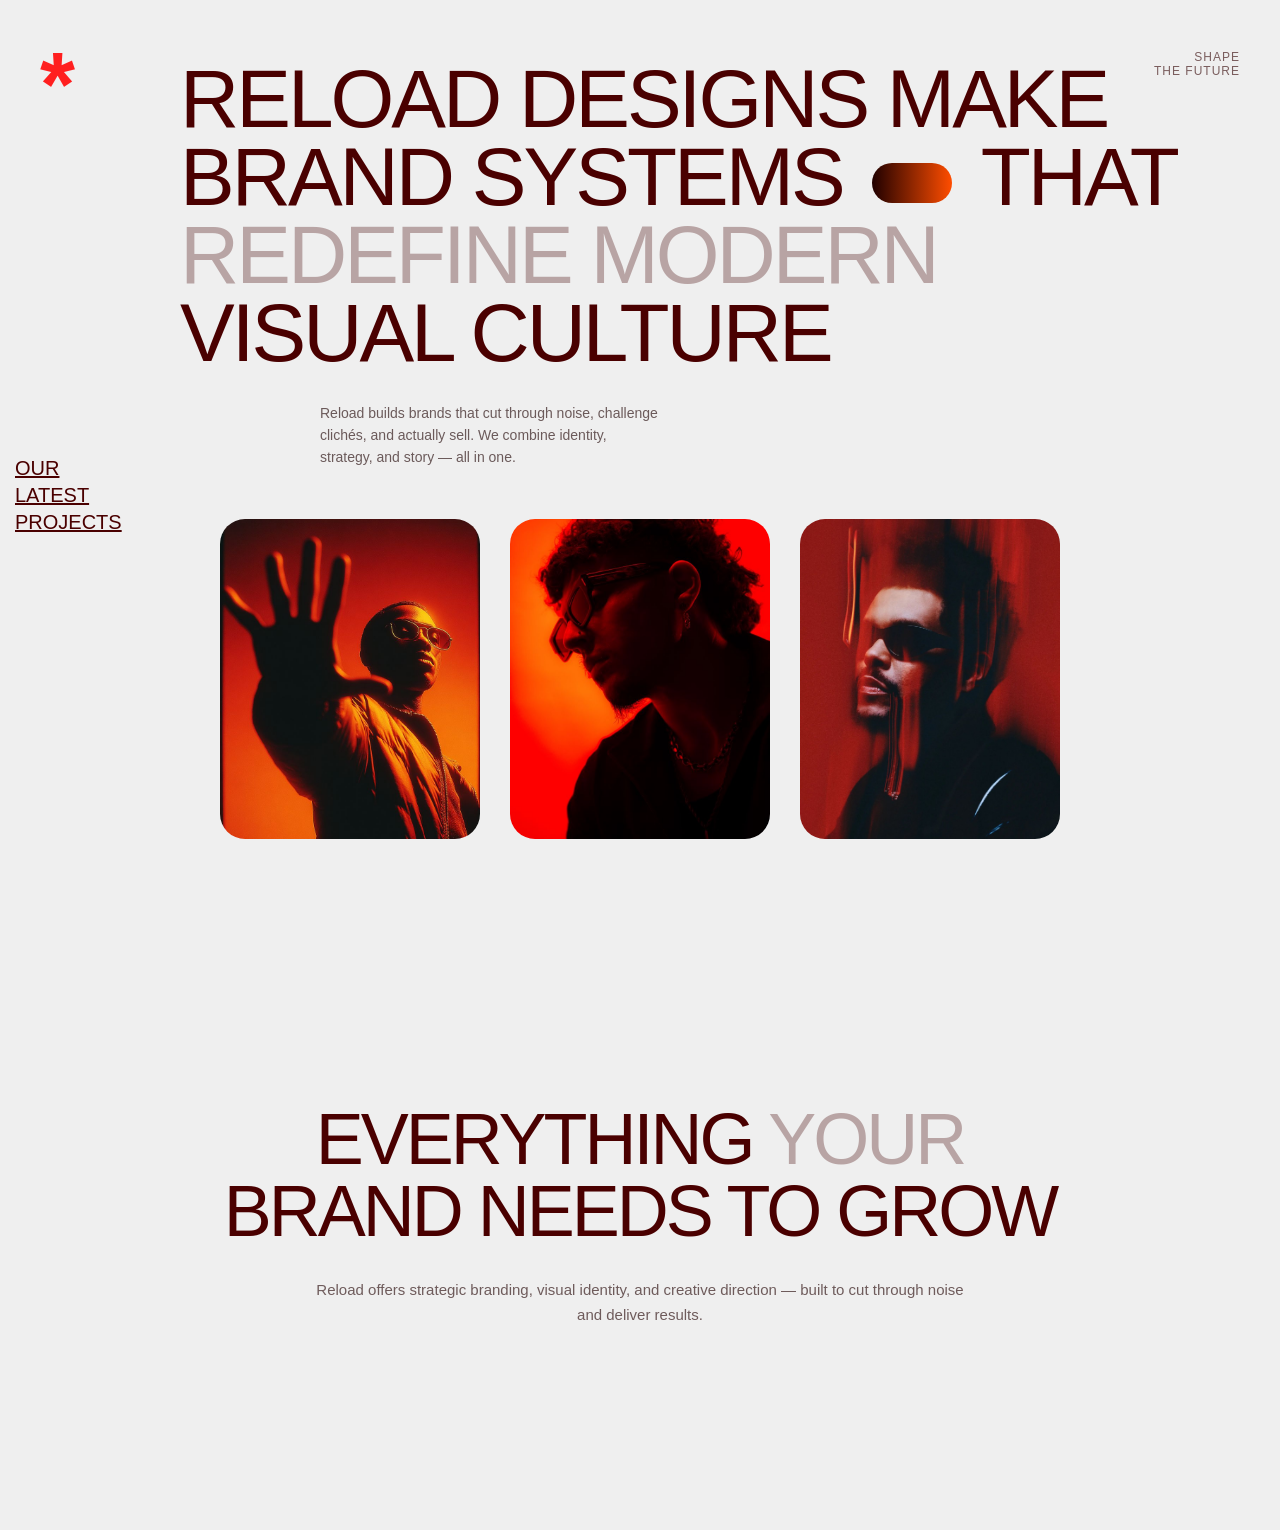
<file: assignment 2.1/index.html>
<!-- index.html -->
<!DOCTYPE html>
<html lang="en">
<head>
  <meta charset="UTF-8" />
  <meta name="viewport" content="width=device-width, initial-scale=1.0"/>
  <title>Creative Agency Landing Page</title>
  <link rel="stylesheet" href="style.css"/>
</head>
<body>

  <section class="hero">

    <!-- Left Floating Elements -->
    <div class="star">*</div>

    <div class="side-text">
      <span>OUR</span>
      <span>LATEST</span>
      <span>PROJECTS</span>
    </div>

    <div class="top-right">
      SHAPE <br> THE FUTURE
    </div>

    <!-- Main Content -->
    <div class="content">

      <h1 class="main-heading">
        RELOAD DESIGNS MAKE <br>
        BRAND SYSTEMS <span class="circle"></span> THAT <br>

        <span class="light">
          REDEFINE MODERN
        </span><br>

        VISUAL CULTURE
      </h1>

      <p class="description">
        Reload builds brands that cut through noise,
        challenge clichés, and actually sell.
        We combine identity, strategy, and story —
        all in one.
      </p>

      <!-- Cards -->
      <div class="cards">

        <div class="card">
          <img src="./pose 1.jpg" alt="">
        </div>

        <div class="card">
          <img src="./pose 2.jpg" alt="">
        </div>

        <div class="card">
          <img src="./pose 3.jpg" alt="">
        </div>

      </div>

    </div>
  </section>

  <!-- Second Section -->
  <section class="growth-section">

    <h2>
      EVERYTHING <span>YOUR</span><br>
      BRAND NEEDS TO GROW
    </h2>

    <p>
      Reload offers strategic branding, visual identity,
      and creative direction — built to cut through noise
      and deliver results.
    </p>

  </section>

</body>
</html>
</file>
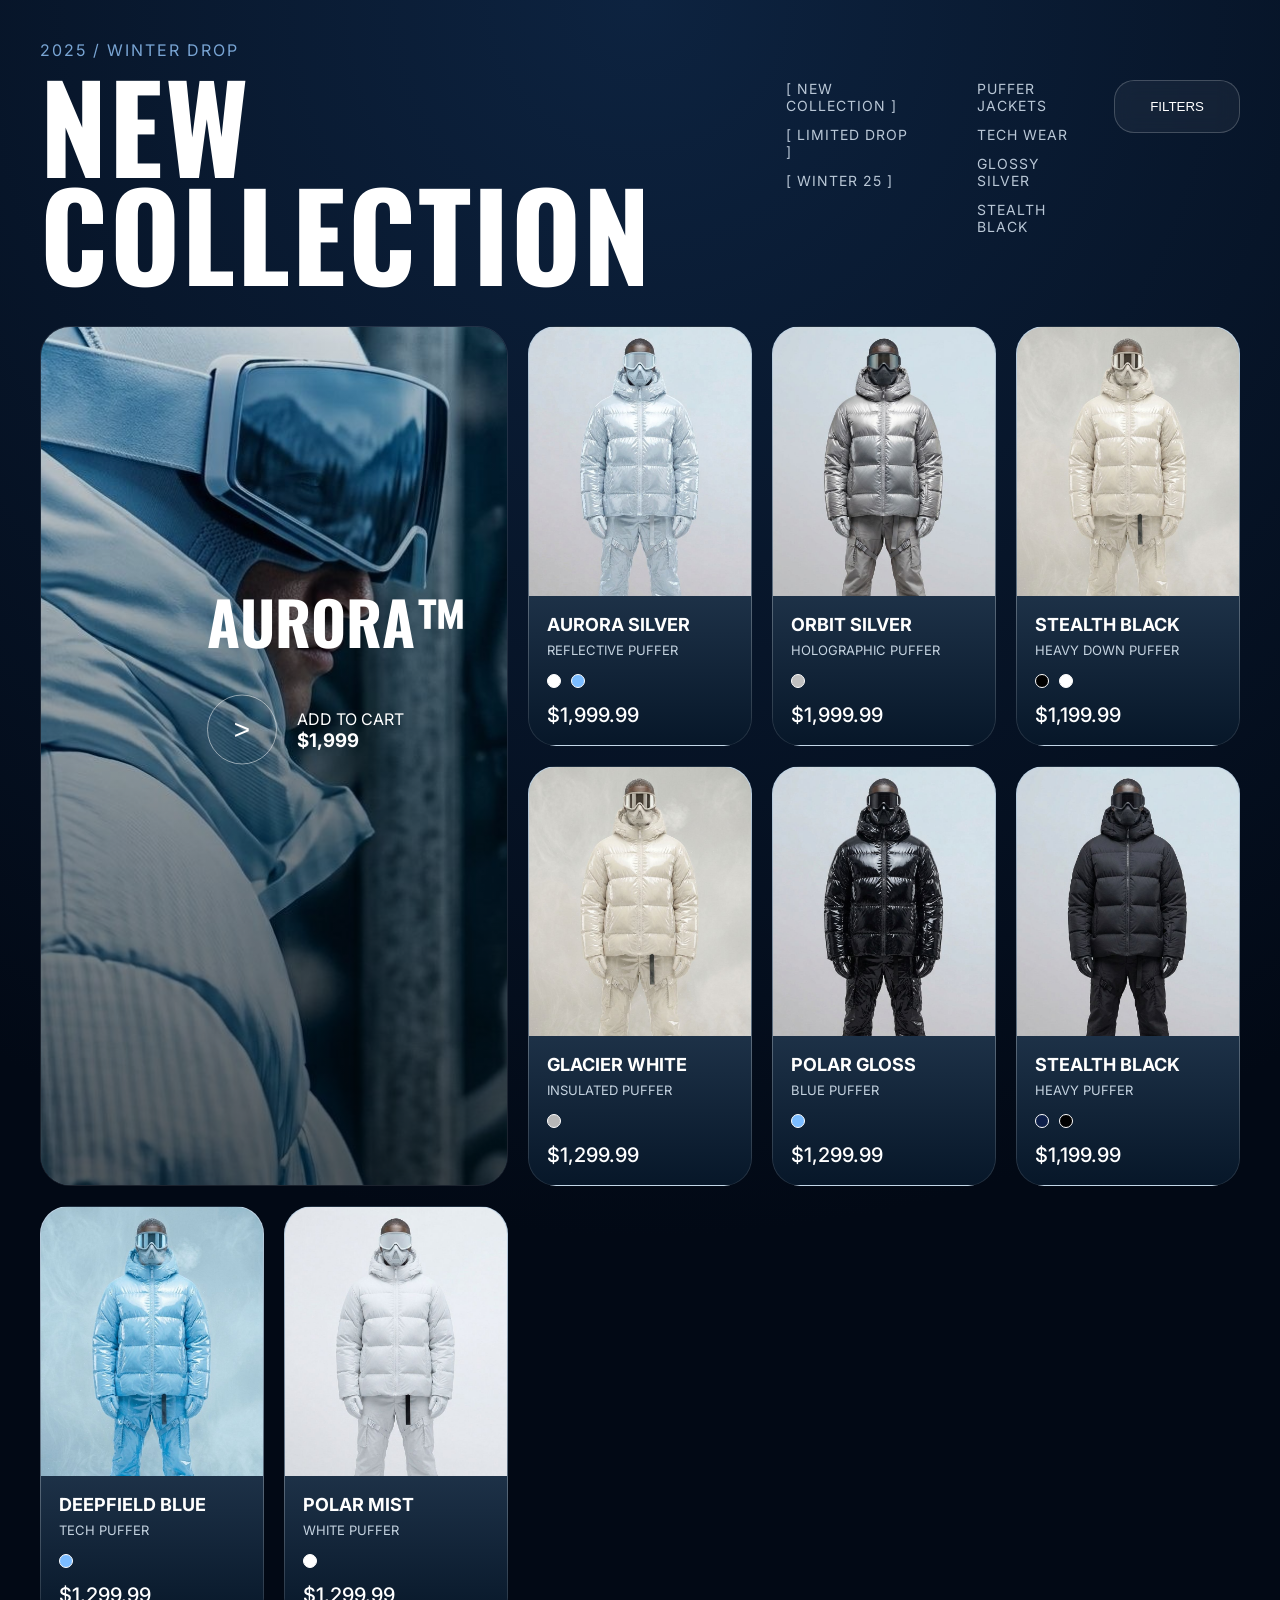
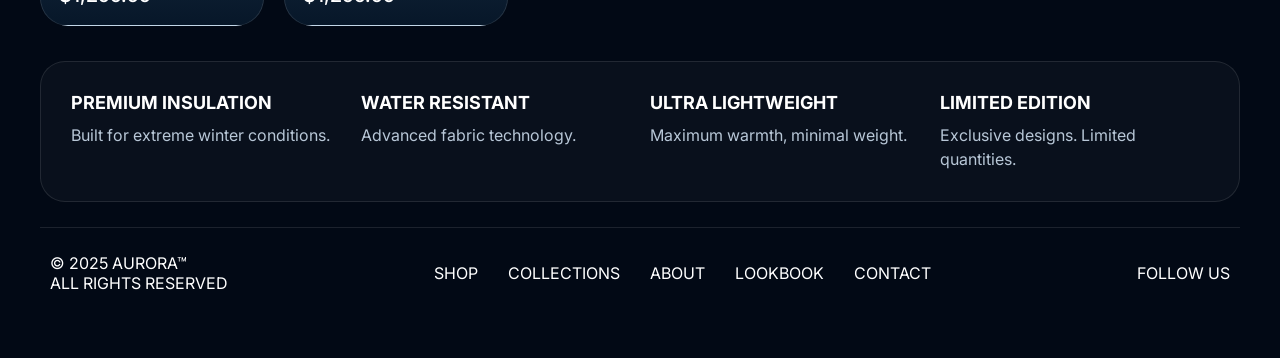
<file: assignment 2.2/index.html>
<!DOCTYPE html>
<html lang="en">
<head>
  <meta charset="UTF-8" />
  <meta name="viewport" content="width=device-width, initial-scale=1.0"/>
  <title>Aurora Fashion UI</title>

  
  <link rel="preconnect" href="https://fonts.googleapis.com">
  <link href="https://fonts.googleapis.com/css2?family=Oswald:wght@300;400;500;700&family=Inter:wght@300;400;500;600&display=swap" rel="stylesheet">

  <link rel="stylesheet" href="style.css">
</head>
<body>

  <div class="container">

    

    <div class="topbar">

      <div class="left-top">
        <p>2025 / WINTER DROP</p>

        <h1>
          NEW COLLECTION
        </h1>
      </div>

      <div class="middle-top">

        <div class="menu-block">
          <p>[ NEW COLLECTION ]</p>
          <p>[ LIMITED DROP ]</p>
          <p>[ WINTER 25 ]</p>
        </div>

        <div class="menu-block">
          <p>PUFFER JACKETS</p>
          <p>TECH WEAR</p>
          <p>GLOSSY SILVER</p>
          <p>STEALTH BLACK</p>
        </div>

      </div>

      <button class="filter-btn">
        FILTERS
      </button>

    </div>

    

    <div class="grid">

      

      <div class="hero-card">

        <img src="./hero.jpg" alt="">

        <div class="overlay"></div>

        <div class="hero-content">

          <h2>AURORA™</h2>

          <div class="hero-bottom">

            <button class="circle-btn">
              >
            </button>

            <div>
              <p>ADD TO CART</p>
              <h3>$1,999</h3>
            </div>

          </div>

        </div>

      </div>

      

      <div class="product-card">
        <img src="./polar mist.jpg" alt="">

        <div class="card-info">
          <h4>AURORA SILVER</h4>
          <span>REFLECTIVE PUFFER</span>

          <div class="colors">
            <div class="dot white"></div>
            <div class="dot blue"></div>
          </div>

          <h5>$1,999.99</h5>
        </div>
      </div>

      <div class="product-card">
        <img src="./orbit silver.jpg" alt="">

        <div class="card-info">
          <h4>ORBIT SILVER</h4>
          <span>HOLOGRAPHIC PUFFER</span>

          <div class="colors">
            <div class="dot silver"></div>
          </div>

          <h5>$1,999.99</h5>
        </div>
      </div>

      <div class="product-card">
        <img src="./glacier white.jpg" alt="">

        <div class="card-info">
          <h4>STEALTH BLACK</h4>
          <span>HEAVY DOWN PUFFER</span>

          <div class="colors">
            <div class="dot black"></div>
            <div class="dot white"></div>
          </div>

          <h5>$1,199.99</h5>
        </div>
      </div>

      

      <div class="product-card">
        <img src="./glacier white.jpg" alt="">

        <div class="card-info">
          <h4>GLACIER WHITE</h4>
          <span>INSULATED PUFFER</span>

          <div class="colors">
            <div class="dot grey"></div>
          </div>

          <h5>$1,299.99</h5>
        </div>
      </div>

      <div class="product-card">
        <img src="./gloss black.jpg" alt="">

        <div class="card-info">
          <h4>POLAR GLOSS</h4>
          <span>BLUE PUFFER</span>

          <div class="colors">
            <div class="dot blue"></div>
          </div>

          <h5>$1,299.99</h5>
        </div>
      </div>

      <div class="product-card">
        <img src="./stealthblack.jpg" alt="">

        <div class="card-info">
          <h4>STEALTH BLACK</h4>
          <span>HEAVY PUFFER</span>

          <div class="colors">
            <div class="dot navy"></div>
            <div class="dot black"></div>
          </div>

          <h5>$1,199.99</h5>
        </div>
      </div>

      <div class="product-card">
        <img src="./blue.jpg" alt="">

        <div class="card-info">
          <h4>DEEPFIELD BLUE</h4>
          <span>TECH PUFFER</span>

          <div class="colors">
            <div class="dot blue"></div>
          </div>

          <h5>$1,299.99</h5>
        </div>
      </div>

      <div class="product-card">
        <img src="./aurora silver.jpg" alt="">

        <div class="card-info">
          <h4>POLAR MIST</h4>
          <span>WHITE PUFFER</span>

          <div class="colors">
            <div class="dot white"></div>
          </div>

          <h5>$1,299.99</h5>
        </div>
      </div>

    </div>

    

    <div class="features">

      <div class="feature">
        <h3>PREMIUM INSULATION</h3>
        <p>Built for extreme winter conditions.</p>
      </div>

      <div class="feature">
        <h3>WATER RESISTANT</h3>
        <p>Advanced fabric technology.</p>
      </div>

      <div class="feature">
        <h3>ULTRA LIGHTWEIGHT</h3>
        <p>Maximum warmth, minimal weight.</p>
      </div>

      <div class="feature">
        <h3>LIMITED EDITION</h3>
        <p>Exclusive designs. Limited quantities.</p>
      </div>

    </div>

    

    <footer>

      <div>
        © 2025 AURORA™ <br>
        ALL RIGHTS RESERVED
      </div>

      <div class="footer-links">
        <a href="#">SHOP</a>
        <a href="#">COLLECTIONS</a>
        <a href="#">ABOUT</a>
        <a href="#">LOOKBOOK</a>
        <a href="#">CONTACT</a>
      </div>

      <div>
        FOLLOW US
      </div>

    </footer>

  </div>

</body>
</html>
</file>
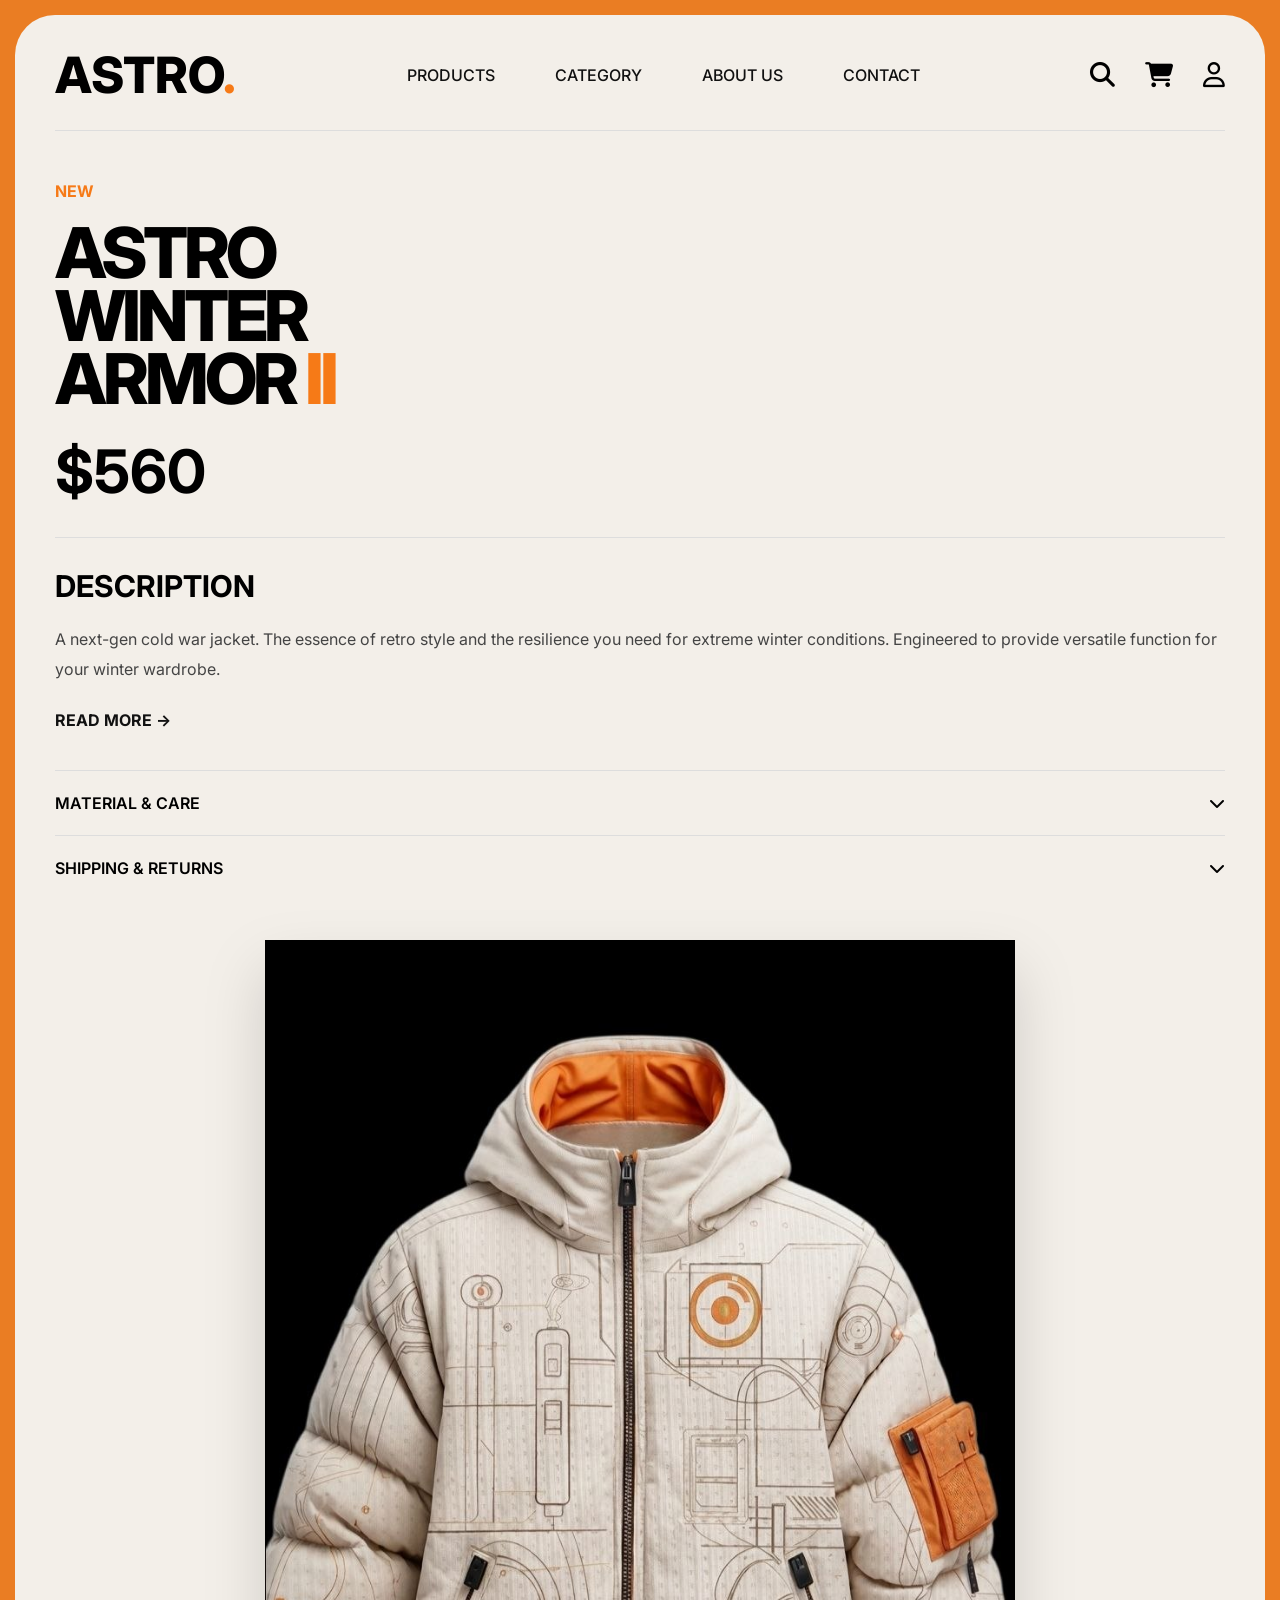
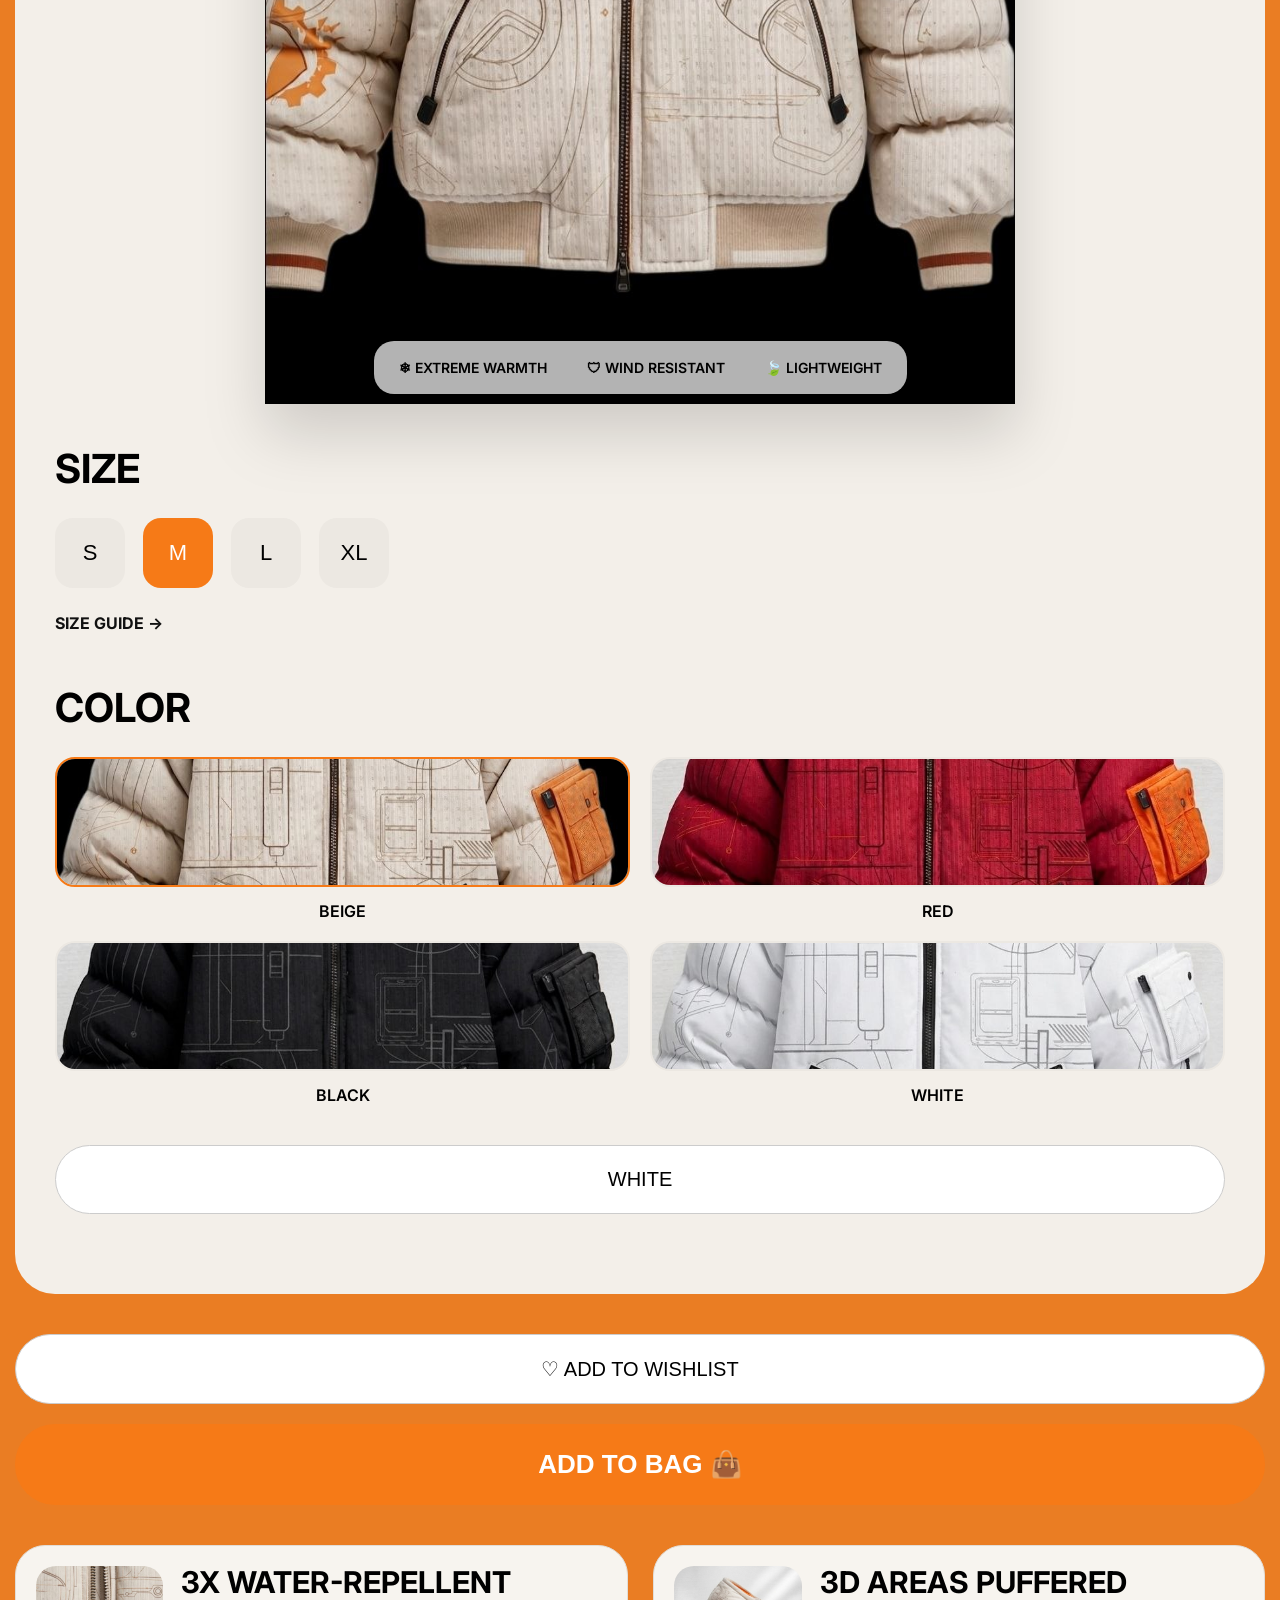
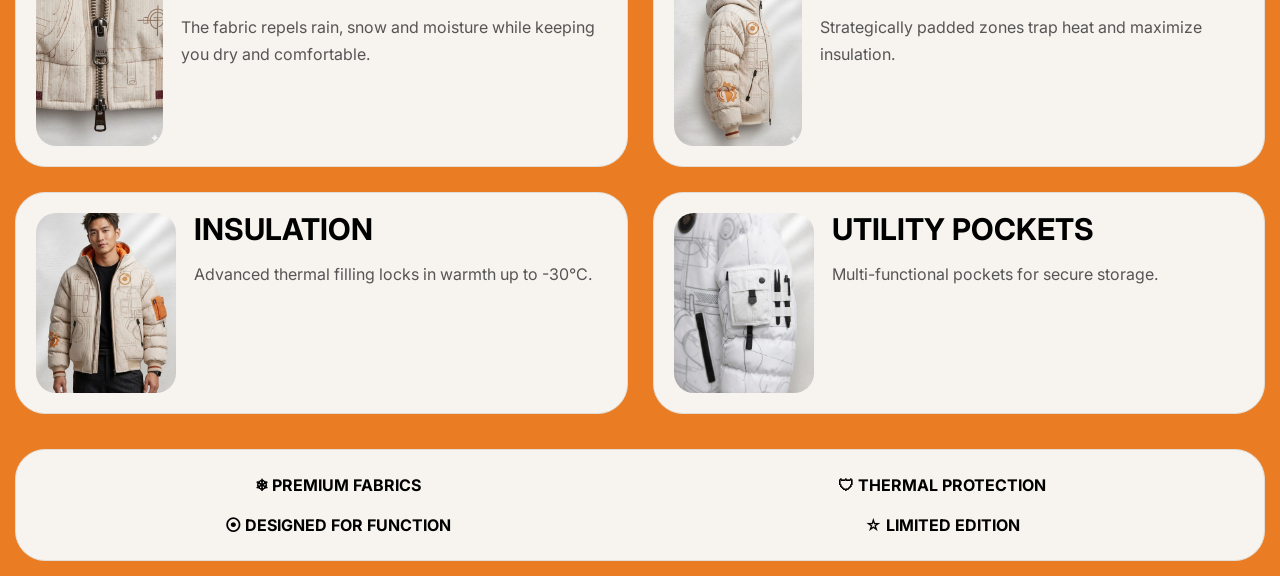
<file: assignment 2.3/index.html>
<!DOCTYPE html>
<html lang="en">
<head>
  <meta charset="UTF-8">
  <meta name="viewport" content="width=device-width, initial-scale=1.0">

  <title>Astro Winter Armor</title>

  
  <link rel="preconnect" href="https://fonts.googleapis.com">
  <link href="https://fonts.googleapis.com/css2?family=Inter:wght@300;400;500;600;700;800&display=swap" rel="stylesheet">

  
  <link rel="stylesheet"
  href="https://cdnjs.cloudflare.com/ajax/libs/font-awesome/6.5.1/css/all.min.css"/>

  <link rel="stylesheet" href="style.css">
</head>
<body>

  <div class="main-container">

    

    <nav class="navbar">

      <div class="logo">
        ASTRO<span>.</span>
      </div>

      <ul class="nav-links">
        <li><a href="#">PRODUCTS</a></li>
        <li><a href="#">CATEGORY</a></li>
        <li><a href="#">ABOUT US</a></li>
        <li><a href="#">CONTACT</a></li>
      </ul>

      <div class="nav-icons">
        <i class="fa-solid fa-magnifying-glass"></i>
        <i class="fa-solid fa-cart-shopping"></i>
        <i class="fa-regular fa-user"></i>
      </div>

    </nav>

    

    <section class="hero">

      

      <div class="left-panel">

        <p class="new-text">NEW</p>

        <h1>
          ASTRO <br>
          WINTER <br>
          ARMOR <span>II</span>
        </h1>

        <h2>$560</h2>

        <div class="line"></div>

        <div class="description">

          <h3>DESCRIPTION</h3>

          <p>
            A next-gen cold war jacket. The essence of retro style
            and the resilience you need for extreme winter conditions.
            Engineered to provide versatile function for your winter wardrobe.
          </p>

          <a href="#">READ MORE →</a>

        </div>

        <div class="accordion">

          <div class="accordion-item">
            <span>MATERIAL & CARE</span>
            <i class="fa-solid fa-chevron-down"></i>
          </div>

          <div class="accordion-item">
            <span>SHIPPING & RETURNS</span>
            <i class="fa-solid fa-chevron-down"></i>
          </div>

        </div>

      </div>

      

      <div class="center-panel">

        <img src="./main1.png" alt="">

        
        <div class="floating-features">

          <div class="feature">
            ❄ EXTREME WARMTH
          </div>

          <div class="feature">
            🛡 WIND RESISTANT
          </div>

          <div class="feature">
            🍃 LIGHTWEIGHT
          </div>

        </div>

      </div>

      

      <div class="right-panel">

        

        <div class="size-section">

          <h3>SIZE</h3>

          <div class="sizes">

            <button>S</button>
            <button class="active">M</button>
            <button>L</button>
            <button>XL</button>

          </div>

          <a href="#">SIZE GUIDE →</a>

        </div>

        

        <div class="color-section">

          <h3>COLOR</h3>

          <div class="color-grid">

            <div class="color-card active">
              <img src="./main1.png">
              <p>BEIGE</p>
            </div>

            <div class="color-card">
              <img src="./red.jpg">
              <p>RED</p>
            </div>

            <div class="color-card">
              <img src="./black.jpg">
              <p>BLACK</p>
            </div>
              

            <div class="color-card">
              <img src="./white.jpg">
              <p>WHITE</p>
            </div>

          </div>

        </div>

        

        <button class="wishlist-btn"
              <p>WHITE</p>
            </div>

          </div>

        </div>

        

        <button class="wishlist-btn">
          ♡ ADD TO WISHLIST
        </button>

        <button class="bag-btn">
          ADD TO BAG 👜
        </button>

      </div>

    </section>

    

    <section class="info-cards">

      <div class="info-card">

        <img src="./chain.jpg">

        <div>
          <h3>3X WATER-REPELLENT</h3>
          <p>
            The fabric repels rain, snow and moisture
            while keeping you dry and comfortable.
          </p>
        </div>

      </div>

      <div class="info-card">

        <img src="./sideview.jpg">

        <div>
          <h3>3D AREAS PUFFERED</h3>
          <p>
            Strategically padded zones trap heat
            and maximize insulation.
          </p>
        </div>

      </div>

      <div class="info-card">

        <img src="./model.jpg">

        <div>
          <h3>INSULATION</h3>
          <p>
            Advanced thermal filling locks in warmth
            up to -30°C.
          </p>
        </div>

      </div>

      <div class="info-card">

        <img src="./pocket.jpg">

        <div>
          <h3>UTILITY POCKETS</h3>
          <p>
            Multi-functional pockets for secure storage.
          </p>
        </div>

      </div>

    </section>

    

    <section class="bottom-features">

      <div class="bottom-item">
        ❄ PREMIUM FABRICS
      </div>

      <div class="bottom-item">
        🛡 THERMAL PROTECTION
      </div>

      <div class="bottom-item">
        ⦿ DESIGNED FOR FUNCTION
      </div>

      <div class="bottom-item">
        ☆ LIMITED EDITION
      </div>

    </section>

  </div>

</body>
</html>
</file>
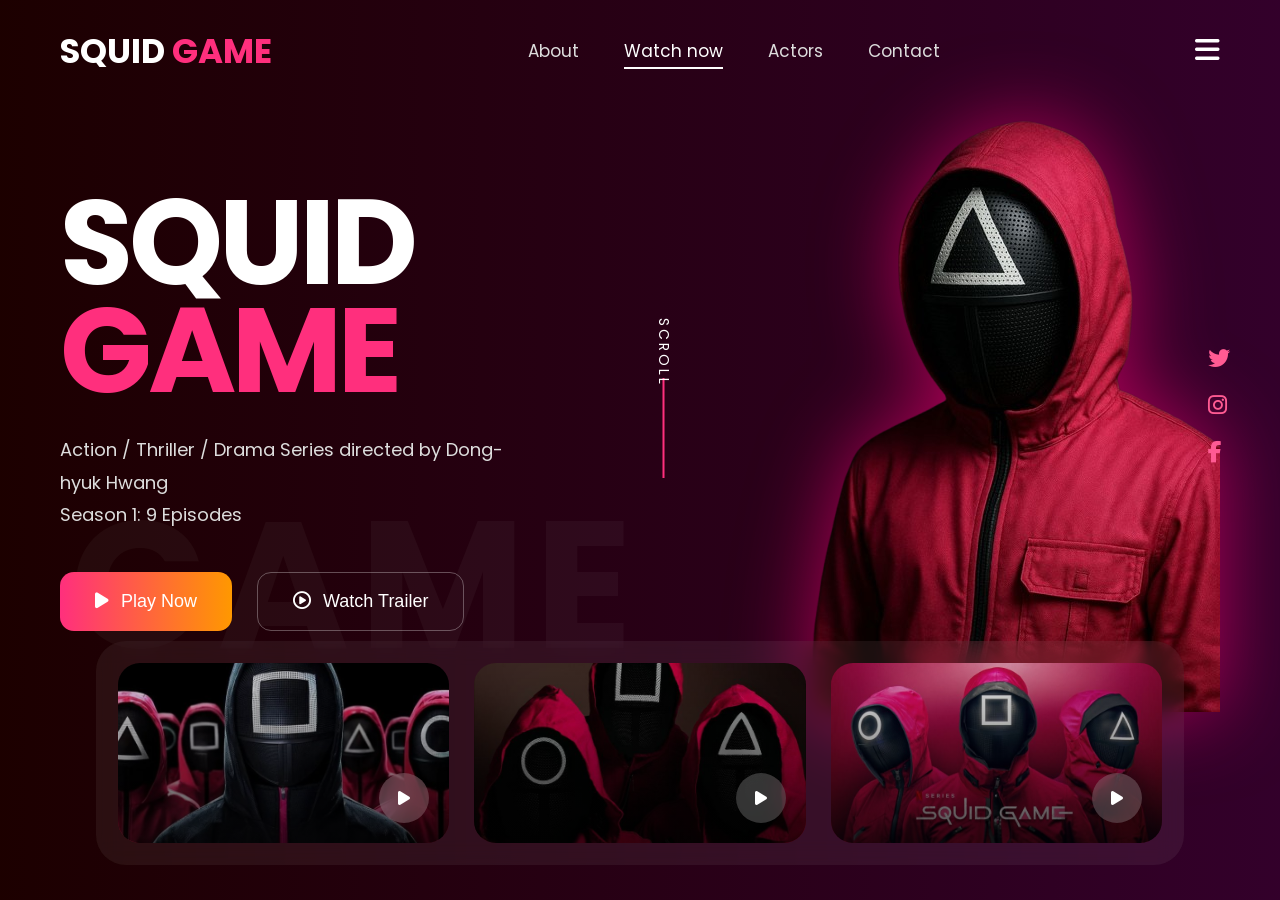
<file: assignment 3/assignment 3.1/index.html>
<!DOCTYPE html>
<html lang="en">
<head>
  <meta charset="UTF-8">
  <meta name="viewport" content="width=device-width, initial-scale=1.0">

  <title>Squid Game Landing Page</title>

  
  <link rel="preconnect" href="https://fonts.googleapis.com">
  <link href="https://fonts.googleapis.com/css2?family=Poppins:wght@300;400;500;600;700&display=swap" rel="stylesheet">

  
  <link rel="stylesheet"
  href="https://cdnjs.cloudflare.com/ajax/libs/font-awesome/6.5.1/css/all.min.css">

  <link rel="stylesheet" href="style.css">
</head>
<body>

  <section class="hero">

    

    <nav class="navbar">

      <div class="logo">
        SQUID <span>GAME</span>
      </div>

      <ul class="nav-links">
        <li><a href="#">About</a></li>
        <li><a href="#" class="active">Watch now</a></li>
        <li><a href="#">Actors</a></li>
        <li><a href="#">Contact</a></li>
      </ul>

      <div class="menu-icon">
        <i class="fa-solid fa-bars"></i>
      </div>

    </nav>

    

    <div class="hero-content">

      

      <div class="left-content">

        <h1>
          SQUID <br>
          <span>GAME</span>
        </h1>

        <p>
          Action / Thriller / Drama Series directed by
          Dong-hyuk Hwang <br>
          Season 1: 9 Episodes
        </p>

        <div class="buttons">

          <button class="play-btn">
            <i class="fa-solid fa-play"></i>
            Play Now
          </button>

          <button class="trailer-btn">
            <i class="fa-regular fa-circle-play"></i>
            Watch Trailer
          </button>

        </div>

      </div>

      

      <div class="center-scroll">
        <span>SCROLL</span>

        <div class="line"></div>
      </div>

      

      <div class="right-content">

        <img src="./sqidgame1.png"
        alt="">

      </div>

    </div>

    

    <div class="social-icons">

      <i class="fa-brands fa-twitter"></i>
      <i class="fa-brands fa-instagram"></i>
      <i class="fa-brands fa-facebook-f"></i>

    </div>

    

    <div class="bg-text">
      GAME
    </div>

    

    <div class="cards">

      <div class="card">

        <img src="./sqid1.jpg">

        <div class="overlay"></div>

        <div class="play-circle">
          <i class="fa-solid fa-play"></i>
        </div>

      </div>

      <div class="card">

        <img src="./sqid 2.jpg">

        <div class="overlay"></div>

        <div class="play-circle">
          <i class="fa-solid fa-play"></i>
        </div>

      </div>

      <div class="card">

        <img src="./sqid3.jpg">

        <div class="overlay"></div>

        <div class="play-circle">
          <i class="fa-solid fa-play"></i>
        </div>

      </div>

    </div>

  </section>

</body>
</html>
</file>
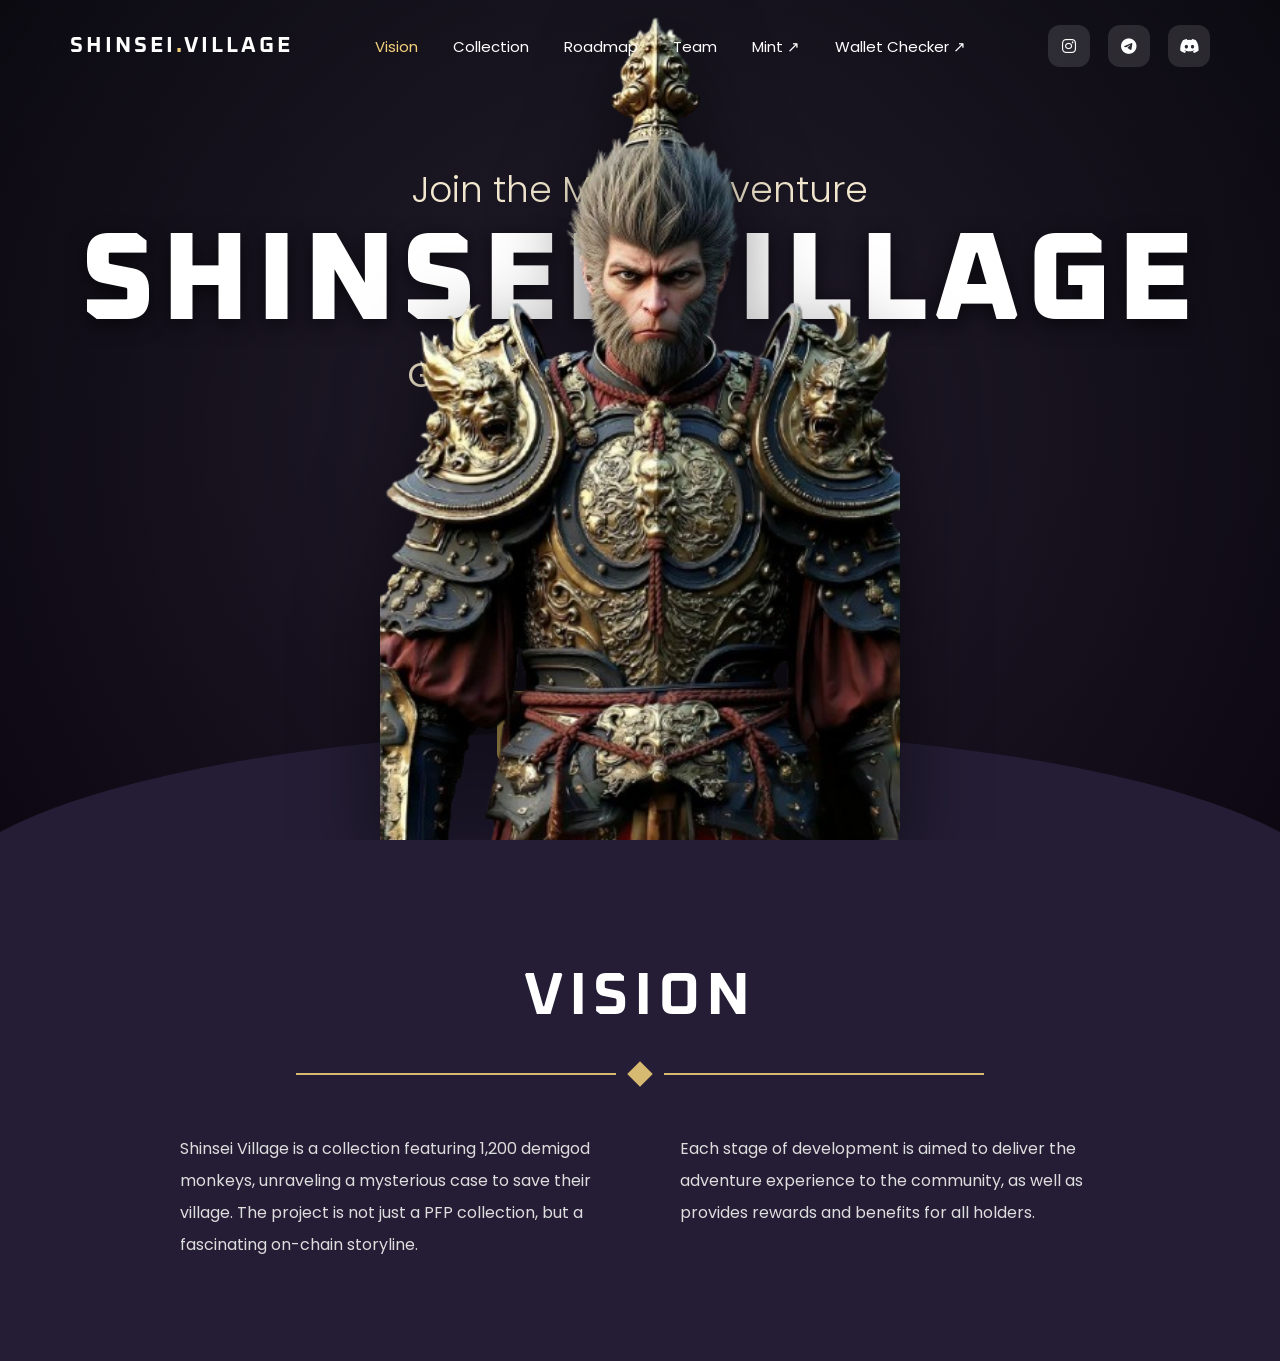
<file: assignment 3/assignment 3.2/index.html>
<!DOCTYPE html>
<html lang="en">
<head>
  <meta charset="UTF-8">
  <meta name="viewport" content="width=device-width, initial-scale=1.0">

  <title>Shinsei Village</title>

  
  <link rel="preconnect" href="https://fonts.googleapis.com">

  <link href="https://fonts.googleapis.com/css2?family=Oxanium:wght@300;400;500;600;700;800&family=Poppins:wght@300;400;500;600&display=swap" rel="stylesheet">

  
  <link rel="stylesheet"
  href="https://cdnjs.cloudflare.com/ajax/libs/font-awesome/6.5.1/css/all.min.css">

  <link rel="stylesheet" href="style.css">
</head>

<body>

  

  <section class="hero">

    

    <div class="overlay"></div>

    

    <nav class="navbar">

      <div class="logo">
        SHINSEI<span>.</span>VILLAGE
      </div>

      <ul class="nav-links">
        <li><a href="#" class="active">Vision</a></li>
        <li><a href="#">Collection</a></li>
        <li><a href="#">Roadmap</a></li>
        <li><a href="#">Team</a></li>
        <li><a href="#">Mint ↗</a></li>
        <li><a href="#">Wallet Checker ↗</a></li>
      </ul>

      <div class="social-icons">
        <i class="fa-brands fa-instagram"></i>
        <i class="fa-brands fa-telegram"></i>
        <i class="fa-brands fa-discord"></i>
      </div>

    </nav>

    

    <div class="hero-content">

      <p class="subtitle">
        Join the Mystic Adventure
      </p>

      <h1>
        SHINSEI VILLAGE
      </h1>

      <h3>
        Genuine Storytelling Project
      </h3>

      

      <div class="character">

        <img src="./wukong1.png" alt="">

      </div>

      

     

      <button class="mint-btn">
        MINT NOW
      </button>

    </div>


    <div class="curve"></div>

  </section>


  <section class="vision-section">

    <h2>VISION</h2>

    <div class="divider">

      <div class="line"></div>

      <div class="diamond"></div>

      <div class="line"></div>

    </div>

    <div class="vision-content">

      <p>
        Shinsei Village is a collection featuring 1,200 demigod
        monkeys, unraveling a mysterious case to save their village.
        The project is not just a PFP collection, but a fascinating
        on-chain storyline.
      </p>

      <p>
        Each stage of development is aimed to deliver the adventure
        experience to the community, as well as provides rewards and
        benefits for all holders.
      </p>

    </div>

  </section>

</body>
</html>
</file>
<file: assignment 2.1/style.css>
/* style.css */

*{
  margin:0;
  padding:0;
  box-sizing:border-box;
}

body{
  font-family:Arial, Helvetica, sans-serif;
  background:#efefef;
  overflow-x:hidden;
  color:#4a0000;
}

/* HERO SECTION */

.hero{
  min-height:100vh;
  position:relative;
  padding:60px 100px;
}

/* STAR */

.star{
  position:absolute;
  top:40px;
  left:40px;
  font-size:90px;
  color:#ff1f1f;
  font-weight:bold;
  line-height:1;
}

/* SIDE TEXT */

.side-text{
  position:absolute;
  left:15px;
  top:55%;
  transform:translateY(-50%);
  display:flex;
  flex-direction:column;
  gap:5px;
}

.side-text span{
  font-size:20px;
  text-decoration:underline;
  line-height:1.1;
}

/* TOP RIGHT */

.top-right{
  position:absolute;
  right:40px;
  top:50px;
  font-size:12px;
  text-align:right;
  color:#7a5d5d;
  letter-spacing:1px;
}

/* MAIN CONTENT */

.content{
  width:100%;
  max-width:1100px;
  margin:auto;
  position:relative;
}

/* HEADING */

.main-heading{
  font-size:82px;
  line-height:0.95;
  font-weight:500;
  letter-spacing:-3px;
  margin-left:80px;
}

.light{
  color:#b8a4a4;
}

/* RED CIRCLE */

.circle{
  display:inline-block;
  width:80px;
  height:40px;
  border-radius:50px;
  background:linear-gradient(to right,#200000,#ff4d00);
  vertical-align:middle;
  margin:0 10px;
}

/* DESCRIPTION */

.description{
  width:340px;
  font-size:14px;
  color:#6b5a5a;
  margin-top:30px;
  margin-left:220px;
  line-height:1.6;
}

/* CARDS */

.cards{
  margin-top:50px;
  display:flex;
  justify-content:center;
  gap:30px;
  flex-wrap:wrap;
}

.card{
  width:260px;
  height:320px;
  border-radius:25px;
  overflow:hidden;
  position:relative;
  transition:0.4s;
}

.card img{
  width:100%;
  height:100%;
  object-fit:cover;
}

.card:hover{
  transform:translateY(-10px) scale(1.03);
}

/* SECOND SECTION */

.growth-section{
  min-height:70vh;
  display:flex;
  flex-direction:column;
  justify-content:center;
  align-items:center;
  text-align:center;
  padding:80px 20px;
}

.growth-section h2{
  font-size:72px;
  line-height:1;
  font-weight:500;
  letter-spacing:-3px;
  color:#4a0000;
}

.growth-section h2 span{
  color:#b8a4a4;
}

.growth-section p{
  max-width:650px;
  margin-top:30px;
  color:#6e5b5b;
  line-height:1.7;
  font-size:15px;
}

/* RESPONSIVE */

@media(max-width:900px){

  .hero{
    padding:40px 30px;
  }

  .main-heading{
    font-size:52px;
    margin-left:0;
  }

  .description{
    margin-left:0;
    width:100%;
  }

  .side-text{
    display:none;
  }

  .growth-section h2{
    font-size:45px;
  }

  .star{
    font-size:60px;
  }
}
</file>
<file: assignment 2.2/style.css>
*{
  margin:0;
  padding:0;
  box-sizing:border-box;
}

body{
  background:#020915;
  color:white;
  font-family:'Inter',sans-serif;
  overflow-x:hidden;
}



.container{
  width:100%;
  min-height:100vh;
  padding:40px;
  background:
  radial-gradient(circle at top,#0d2340,#020915 60%);
}



.topbar{
  display:flex;
  justify-content:space-between;
  align-items:flex-start;
  gap:30px;
  margin-bottom:40px;
}

.left-top p{
  color:#79a5d4;
  letter-spacing:2px;
  margin-bottom:10px;
}

.left-top h1{
  font-size:120px;
  line-height:0.9;
  font-family:'Oswald',sans-serif;
  letter-spacing:2px;
}

.middle-top{
  display:flex;
  gap:60px;
  margin-top:40px;
}

.menu-block p{
  margin-bottom:12px;
  color:#b9c7d6;
  font-size:14px;
  letter-spacing:1px;
}

.filter-btn{
  padding:18px 35px;
  border-radius:20px;
  border:1px solid rgba(255,255,255,0.2);
  background:rgba(255,255,255,0.05);
  color:white;
  cursor:pointer;
  margin-top:40px;
  backdrop-filter:blur(10px);
}



.grid{
  display:grid;
  grid-template-columns:repeat(5,1fr);
  gap:20px;
}



.hero-card{
  grid-column:span 2;
  grid-row:span 2;

  position:relative;
  overflow:hidden;
  border-radius:30px;
  min-height:620px;

  border:1px solid rgba(255,255,255,0.1);
}

.hero-card img{
  width:100%;
  height:100%;
  object-fit:cover;
}

.overlay{
  position:absolute;
  inset:0;

  background:
  linear-gradient(to top,
  rgba(0,0,0,0.6),
  rgba(0,0,0,0.1));
}

.hero-content{
  position:absolute;
  right:40px;
  top:40%;
  transform:translateY(-50%);
}

.hero-content h2{
  font-size:60px;
  font-family:'Oswald',sans-serif;
  margin-bottom:30px;
}

.hero-bottom{
  display:flex;
  align-items:center;
  gap:20px;
}

.circle-btn{
  width:70px;
  height:70px;
  border-radius:50%;
  border:1px solid rgba(255,255,255,0.5);
  background:transparent;
  color:white;
  font-size:28px;
  cursor:pointer;
}



.product-card{
  background:linear-gradient(to bottom,#bcd2e5,#071729);
  border-radius:28px;
  overflow:hidden;
  position:relative;
  min-height:420px;

  border:1px solid rgba(255,255,255,0.1);

  transition:0.4s;
}

.product-card:hover{
  transform:translateY(-10px);
}

.product-card img{
  width:100%;
  height:78%;
  object-fit:cover;
}

.card-info{
  position:absolute;
  bottom:0;
  left:0;
  width:100%;
  padding:18px;
  background:linear-gradient(to top,#071729,#1d3147);
}

.card-info h4{
  font-size:18px;
  margin-bottom:4px;
}

.card-info span{
  font-size:13px;
  color:#c5d3e0;
}

.card-info h5{
  margin-top:15px;
  font-size:20px;
  font-weight:500;
}

.colors{
  display:flex;
  gap:10px;
  margin-top:15px;
}

.dot{
  width:14px;
  height:14px;
  border-radius:50%;
  border:1px solid white;
}

.white{
  background:white;
}

.blue{
  background:#7bbcff;
}

.black{
  background:black;
}

.grey{
  background:#b7b7b7;
}

.navy{
  background:#0d1f49;
}

.silver{
  background:silver;
}



.features{
  margin-top:35px;

  display:flex;
  justify-content:space-between;
  gap:20px;

  padding:30px;

  border-radius:25px;

  border:1px solid rgba(255,255,255,0.1);

  background:rgba(255,255,255,0.03);
}

.feature{
  flex:1;
}

.feature h3{
  margin-bottom:10px;
  font-size:18px;
}

.feature p{
  color:#b8c7d7;
  line-height:1.5;
}



footer{
  margin-top:25px;

  display:flex;
  justify-content:space-between;
  align-items:center;

  padding:25px 10px;

  border-top:1px solid rgba(255,255,255,0.1);
}

.footer-links{
  display:flex;
  gap:30px;
}

.footer-links a{
  text-decoration:none;
  color:white;
  transition:0.3s;
}

.footer-links a:hover{
  color:#7bbcff;
}



@media(max-width:1200px){

  .grid{
    grid-template-columns:repeat(2,1fr);
  }

  .hero-card{
    grid-column:span 2;
  }

  .topbar{
    flex-direction:column;
  }

  .left-top h1{
    font-size:80px;
  }
}

@media(max-width:700px){

  .container{
    padding:20px;
  }

  .grid{
    grid-template-columns:1fr;
  }

  .hero-card{
    grid-column:span 1;
  }

  .left-top h1{
    font-size:55px;
  }

  .features{
    flex-direction:column;
  }

  footer{
    flex-direction:column;
    gap:20px;
    text-align:center;
  }

  .footer-links{
    flex-wrap:wrap;
    justify-content:center;
  }

  .middle-top{
    flex-direction:column;
    gap:20px;
  }
}
</file>
<file: assignment 2.3/style.css>
*{
  margin:0;
  padding:0;
  box-sizing:border-box;
}

body{
  font-family:'Inter',sans-serif;
  background:#ea7d23;
  padding:15px;
  overflow-x:hidden;
}



.main-container{
  width:100%;
  min-height:100vh;

  background:#f3efe9;

  border-radius:40px;

  padding:30px 40px;

  position:relative;
}


.navbar{
  display:flex;
  justify-content:space-between;
  align-items:center;

  padding-bottom:25px;

  border-bottom:1px solid #ddd;
}

.logo{
  font-size:50px;
  font-weight:800;
}

.logo span{
  color:#f67a17;
}

.nav-links{
  display:flex;
  gap:60px;
  list-style:none;
}

.nav-links a{
  text-decoration:none;
  color:#111;
  font-weight:500;
  transition:0.3s;
}

.nav-links a:hover{
  color:#f67a17;
}

.nav-icons{
  display:flex;
  gap:30px;
  font-size:25px;
}



.hero{
  display:flex;
  justify-content:space-between;
  align-items:flex-start;

  gap:40px;

  padding:50px 0;

  position:relative;
}



.left-panel{
  width:22%;
}

.new-text{
  color:#f67a17;
  font-weight:700;
  margin-bottom:20px;
}

.left-panel h1{
  font-size:90px;
  line-height:0.9;
  font-weight:800;
  letter-spacing:-4px;
}

.left-panel h1 span{
  color:#f67a17;
}

.left-panel h2{
  margin-top:25px;
  font-size:60px;
}

.line{
  width:100%;
  height:1px;
  background:#ddd;
  margin:30px 0;
}

.description h3{
  margin-bottom:20px;
  font-size:30px;
}

.description p{
  line-height:1.9;
  color:#444;
  margin-bottom:25px;
}

.description a{
  color:#111;
  text-decoration:none;
  font-weight:700;
}

.accordion{
  margin-top:40px;
}

.accordion-item{
  display:flex;
  justify-content:space-between;
  align-items:center;

  padding:22px 0;

  border-top:1px solid #ddd;

  font-weight:600;
}


.center-panel{
  width:48%;
  position:relative;

  display:flex;
  justify-content:center;
  align-items:center;
}

.center-panel img{
  width:100%;
  max-width:750px;

  filter:drop-shadow(0 30px 30px rgba(0,0,0,0.15));
}


.floating-features{
  position:absolute;
  bottom:10px;

  display:flex;
  gap:40px;

  background:rgba(255,255,255,0.7);

  padding:18px 25px;

  border-radius:20px;

  backdrop-filter:blur(10px);
}

.feature{
  font-weight:600;
  font-size:14px;
}



.right-panel{
  width:22%;
}



.size-section h3,
.color-section h3{
  font-size:40px;
  margin-bottom:25px;
}

.sizes{
  display:flex;
  gap:18px;
  margin-bottom:25px;
}

.sizes button{
  width:70px;
  height:70px;

  border:none;
  border-radius:18px;

  background:#ece8e2;

  font-size:22px;
  cursor:pointer;

  transition:0.3s;
}

.sizes .active{
  background:#f67a17;
  color:white;
}

.size-section a{
  text-decoration:none;
  color:#111;
  font-weight:700;
}



.color-section{
  margin-top:50px;
}

.color-grid{
  display:grid;
  grid-template-columns:repeat(2,1fr);
  gap:20px;
}

.color-card{
  text-align:center;
}

.color-card img{
  width:100%;
  height:130px;

  object-fit:cover;

  border-radius:20px;

  background:#ece8e2;

  border:2px solid transparent;

  transition:0.3s;
}

.color-card.active img{
  border-color:#f67a17;
}

.color-card p{
  margin-top:10px;
  font-weight:600;
}



.wishlist-btn{
  width:100%;
  margin-top:40px;

  padding:22px;

  border-radius:40px;

  border:1px solid #ccc;

  background:white;

  font-size:20px;

  cursor:pointer;
}

.bag-btn{
  width:100%;
  margin-top:20px;

  padding:25px;

  border:none;

  border-radius:40px;

  background:#f67a17;

  color:white;

  font-size:26px;
  font-weight:700;

  cursor:pointer;

  transition:0.3s;
}

.bag-btn:hover{
  transform:translateY(-3px);
}



.info-cards{
  margin-top:40px;

  display:grid;
  grid-template-columns:repeat(4,1fr);

  gap:25px;
}

.info-card{
  background:#f7f4ef;

  border-radius:30px;

  padding:20px;

  display:flex;
  gap:18px;
  align-items:flex-start;

  border:1px solid #e2ddd6;
}

.info-card img{
  width:140px;
  height:180px;

  object-fit:cover;

  border-radius:20px;
}

.info-card h3{
  margin-bottom:15px;
  font-size:30px;
  line-height:1.1;
}

.info-card p{
  color:#555;
  line-height:1.7;
}



.bottom-features{
  margin-top:35px;

  display:grid;
  grid-template-columns:repeat(4,1fr);

  gap:20px;

  background:#f7f4ef;

  border-radius:30px;

  padding:25px 30px;

  border:1px solid #e2ddd6;
}

.bottom-item{
  font-weight:700;
  text-align:center;
}



@media(max-width:1400px){

  .hero{
    flex-direction:column;
    align-items:center;
  }

  .left-panel,
  .center-panel,
  .right-panel{
    width:100%;
  }

  .left-panel h1{
    font-size:70px;
  }

  .info-cards{
    grid-template-columns:repeat(2,1fr);
  }

  .bottom-features{
    grid-template-columns:repeat(2,1fr);
  }
}

@media(max-width:850px){

  .navbar{
    flex-direction:column;
    gap:30px;
  }

  .nav-links{
    flex-wrap:wrap;
    justify-content:center;
    gap:25px;
  }

  .left-panel h1{
    font-size:55px;
  }

  .sizes button{
    width:55px;
    height:55px;
  }

  .info-cards{
    grid-template-columns:1fr;
  }

  .bottom-features{
    grid-template-columns:1fr;
  }

  .floating-features{
    position:relative;
    margin-top:20px;
    flex-direction:column;
  }
}
</file>
<file: assignment 3/assignment 3.1/style.css>
/* style.css */

*{
  margin:0;
  padding:0;
  box-sizing:border-box;
}

body{
  font-family:'Poppins',sans-serif;
  overflow:hidden;
  background:black;
}

/* HERO */

.hero{
  width:100%;
  height:100vh;

  position:relative;

  padding:30px 60px;

  background:
  linear-gradient(to right,
  rgba(30,0,0,0.95),
  rgba(60,0,50,0.85)),

  url("https://images.unsplash.com/photo-1515879218367-8466d910aaa4?q=80&w=1400&auto=format&fit=crop");

  background-size:cover;
  background-position:center;

  color:white;
}

/* NAVBAR */

.navbar{
  display:flex;
  justify-content:space-between;
  align-items:center;

  position:relative;
  z-index:10;
}

.logo{
  font-size:34px;
  font-weight:700;
  line-height:1;
}

.logo span{
  color:#ff2f7d;
}

.nav-links{
  display:flex;
  list-style:none;
  gap:45px;
}

.nav-links a{
  text-decoration:none;
  color:#ddd;
  font-size:17px;

  transition:0.3s;
}

.nav-links a:hover,
.nav-links .active{
  color:white;
  border-bottom:2px solid white;
  padding-bottom:4px;
}

.menu-icon{
  font-size:28px;
  cursor:pointer;
}

/* HERO CONTENT */

.hero-content{
  display:flex;
  justify-content:space-between;
  align-items:center;

  height:75vh;

  position:relative;
}

/* LEFT */

.left-content{
  width:40%;
  z-index:2;
}

.left-content h1{
  font-size:120px;
  line-height:0.9;
  font-weight:700;

  letter-spacing:-4px;

  margin-bottom:30px;
}

.left-content h1 span{
  color:#ff2f7d;
}

.left-content p{
  color:#ddd;
  line-height:1.8;

  font-size:18px;

  margin-bottom:40px;
}

/* BUTTONS */

.buttons{
  display:flex;
  gap:25px;
}

.play-btn,
.trailer-btn{
  padding:18px 35px;

  border-radius:14px;

  border:none;

  font-size:18px;

  display:flex;
  align-items:center;
  gap:12px;

  cursor:pointer;

  transition:0.3s;
}

.play-btn{
  background:linear-gradient(to right,#ff2f7d,#ff9800);
  color:white;
}

.trailer-btn{
  background:transparent;

  border:1px solid rgba(255,255,255,0.3);

  color:white;
}

.play-btn:hover,
.trailer-btn:hover{
  transform:translateY(-5px);
}

/* CENTER */

.center-scroll{
  position:absolute;

  left:52%;
  top:50%;

  transform:translate(-50%,-50%);

  display:flex;
  flex-direction:column;
  align-items:center;

  gap:15px;

  z-index:3;
}

.center-scroll span{
  transform:rotate(90deg);

  font-size:14px;
  letter-spacing:3px;
}

.line{
  width:2px;
  height:100px;

  background:#ff2f7d;
}

/* RIGHT IMAGE */

.right-content{
  img{
  width:500px;

  filter:
  drop-shadow(0 0 40px #ff0080);

  position:relative;
  z-index:2;
}
}

.right-content img{
  width:100%;
  max-width:600px;

  filter:
  drop-shadow(0 0 40px rgba(255,0,120,0.6));

  position:relative;
  z-index:2;
}

/* SOCIAL */

.social-icons{
  position:absolute;

  right:50px;
  top:45%;

  transform:translateY(-50%);

  display:flex;
  flex-direction:column;

  gap:25px;

  z-index:10;
}

.social-icons i{
  color:#ff5b93;
  font-size:22px;

  cursor:pointer;

  transition:0.3s;
}

.social-icons i:hover{
  transform:scale(1.2);
}

/* BACKGROUND TEXT */

.bg-text{
  position:absolute;

  left:70px;
  bottom:180px;

  font-size:180px;

  font-weight:700;

  color:rgba(255,255,255,0.04);

  letter-spacing:10px;

  z-index:0;
}

/* CARDS */

.cards{
  position:absolute;

  bottom:35px;
  left:50%;

  transform:translateX(-50%);

  width:85%;

  display:flex;
  gap:25px;

  background:rgba(255,255,255,0.06);

  padding:22px;

  border-radius:30px;

  backdrop-filter:blur(12px);

  z-index:5;
}

.card{
  flex:1;

  height:180px;

  border-radius:22px;

  overflow:hidden;

  position:relative;

  cursor:pointer;

  transition:0.4s;
}

.card:hover{
  transform:translateY(-8px);
}

.card img{
  width:100%;
  height:100%;

  object-fit:cover;
}

.overlay{
  position:absolute;
  inset:0;

  background:
  linear-gradient(to top,
  rgba(0,0,0,0.7),
  rgba(0,0,0,0.1));
}

.play-circle{
  position:absolute;

  right:20px;
  bottom:20px;

  width:50px;
  height:50px;

  border-radius:50%;

  background:rgba(255,255,255,0.2);

  backdrop-filter:blur(10px);

  display:flex;
  justify-content:center;
  align-items:center;

  color:white;
}

/* RESPONSIVE */

@media(max-width:1200px){

  .left-content h1{
    font-size:80px;
  }

  .hero-content{
    flex-direction:column;
    justify-content:center;

    gap:50px;
  }

  .left-content,
  .right-content{
    width:100%;
    text-align:center;
  }

  .buttons{
    justify-content:center;
  }

  .center-scroll{
    display:none;
  }
}

@media(max-width:850px){

  body{
    overflow:auto;
  }

  .hero{
    height:auto;
    padding:30px;
  }

  .navbar{
    flex-direction:column;
    gap:25px;
  }

  .nav-links{
    flex-wrap:wrap;
    justify-content:center;
  }

  .left-content h1{
    font-size:60px;
  }

  .cards{
    position:relative;

    bottom:auto;
    left:auto;

    transform:none;

    width:100%;

    flex-direction:column;

    margin-top:50px;
  }

  .social-icons{
    display:none;
  }

  .bg-text{
    display:none;
  }
}
</file>
<file: assignment 3/assignment 3.2/style.css>
/* style.css */

*{
  margin:0;
  padding:0;
  box-sizing:border-box;
}

body{
  font-family:'Oxanium',sans-serif;
  background:#1f1a2d;
  color:white;
  overflow-x:hidden;
}

/* HERO */

.hero{
  width:100%;
  height:100vh;

  position:relative;

  background:
  linear-gradient(to bottom,
  rgba(0,0,0,0.25),
  rgba(20,10,30,0.75)),

  url("https://images.unsplash.com/photo-1506744038136-46273834b3fb?q=80&w=1600&auto=format&fit=crop");

  background-size:cover;
  background-position:center;

  overflow:hidden;
}

/* OVERLAY */

.overlay{
  position:absolute;
  inset:0;

  background:
  radial-gradient(circle at center,
  rgba(255,255,255,0.05),
  rgba(0,0,0,0.5));
}

/* NAVBAR */

.navbar{
  width:100%;

  padding:25px 70px;

  display:flex;
  justify-content:space-between;
  align-items:center;

  position:relative;
  z-index:10;
}

/* LOGO */

.logo{
  font-size:22px;
  font-weight:700;

  letter-spacing:3px;
}

.logo span{
  color:#f4d17c;
}

/* LINKS */

.nav-links{
  display:flex;
  list-style:none;
  gap:35px;
}

.nav-links a{
  text-decoration:none;
  color:white;

  font-size:15px;

  font-family:'Poppins',sans-serif;

  transition:0.3s;
}

.nav-links a:hover,
.nav-links .active{
  color:#f4d17c;
}

/* SOCIAL */

.social-icons{
  display:flex;
  gap:18px;
}

.social-icons i{
  width:42px;
  height:42px;

  display:flex;
  justify-content:center;
  align-items:center;

  border-radius:12px;

  background:rgba(255,255,255,0.12);

  backdrop-filter:blur(10px);

  cursor:pointer;

  transition:0.3s;
}

.social-icons i:hover{
  transform:translateY(-5px);
  background:rgba(255,255,255,0.2);
}

/* HERO CONTENT */

.hero-content{
  width:100%;
  height:82vh;

  display:flex;
  flex-direction:column;
  justify-content:center;
  align-items:center;

  position:relative;

  z-index:5;

  text-align:center;
}

/* SUBTITLE */

.subtitle{
  font-size:36px;

  font-family:'Poppins',sans-serif;

  font-weight:300;

  margin-bottom:10px;

  color:#f3e8cf;
}

/* MAIN HEADING */

.hero-content h1{
  font-size:125px;

  line-height:0.9;

  font-weight:800;

  letter-spacing:6px;

  text-transform:uppercase;

  color:white;

  text-shadow:
  0 5px 20px rgba(0,0,0,0.6);
}

/* TAGLINE */

.hero-content h3{
  margin-top:10px;

  font-size:34px;

  font-weight:400;

  font-family:'Poppins',sans-serif;

  color:#f1e5cb;
}

/* CHARACTER */

.character{
  position:absolute;

  bottom:-20px;

  display:flex;
  justify-content:center;
  align-items:center;
}

.character img{
  width:520px;

  filter:
  drop-shadow(0 20px 40px rgba(0,0,0,0.55));
}

/* BUTTON */

.mint-btn{
  margin-top:290px;

  padding:22px 75px;

  border:none;

  background:#e2c067;

  color:#111;

  font-size:20px;
  font-weight:700;

  font-family:'Oxanium',sans-serif;

  letter-spacing:4px;

  border-radius:6px;

  cursor:pointer;

  transition:0.3s;
}

.mint-btn:hover{
  transform:translateY(-5px);

  background:#f2d27e;
}

/* CURVE */

.curve{
  position:absolute;

  bottom:-180px;
  left:-5%;

  width:110%;
  height:350px;

  background:#241d35;

  border-radius:50%;

  z-index:3;
}

/* VISION SECTION */

.vision-section{
  position:relative;

  z-index:5;

  margin-top:-60px;

  padding:120px 12% 100px;

  background:#241d35;

  text-align:center;
}

/* TITLE */

.vision-section h2{
  font-size:60px;

  letter-spacing:6px;

  margin-bottom:30px;
}

/* DIVIDER */

.divider{
  display:flex;
  align-items:center;
  justify-content:center;

  gap:15px;

  margin-bottom:50px;
}

.line{
  width:320px;
  height:2px;

  background:#d7ba72;
}

.diamond{
  width:18px;
  height:18px;

  background:#d7ba72;

  transform:rotate(45deg);
}

/* TEXT */

.vision-content{
  display:flex;
  justify-content:center;

  gap:80px;

  text-align:left;
}

.vision-content p{
  width:420px;

  line-height:2;

  color:#ddd;

  font-size:16px;

  font-family:'Poppins',sans-serif;
}

/* RESPONSIVE */

@media(max-width:1200px){

  .hero-content h1{
    font-size:85px;
  }

  .character img{
    width:380px;
  }

  .vision-content{
    flex-direction:column;
    align-items:center;
    text-align:center;
  }

  .vision-content p{
    width:100%;
  }
}

@media(max-width:850px){

  .navbar{
    flex-direction:column;
    gap:25px;

    padding:25px;
  }

  .nav-links{
    flex-wrap:wrap;
    justify-content:center;
  }

  .hero-content h1{
    font-size:55px;
  }

  .subtitle{
    font-size:22px;
  }

  .hero-content h3{
    font-size:20px;
  }

  .character{
  position:absolute;

  bottom:-20px;
  left:50%;

  transform:translateX(-50%);

  z-index:5;
}

.character{
  position:absolute;

  bottom:-20px;
  left:50%;

  transform:translateX(-50%);

  z-index:5;
}

.character img{
  width:520px;

  filter:
  drop-shadow(0 20px 40px rgba(0,0,0,0.55));
}

  .mint-btn{
    margin-top:210px;

    padding:18px 40px;
  }

  .line{
    width:120px;
  }

  .vision-section h2{
    font-size:40px;
  }
}
</file>
